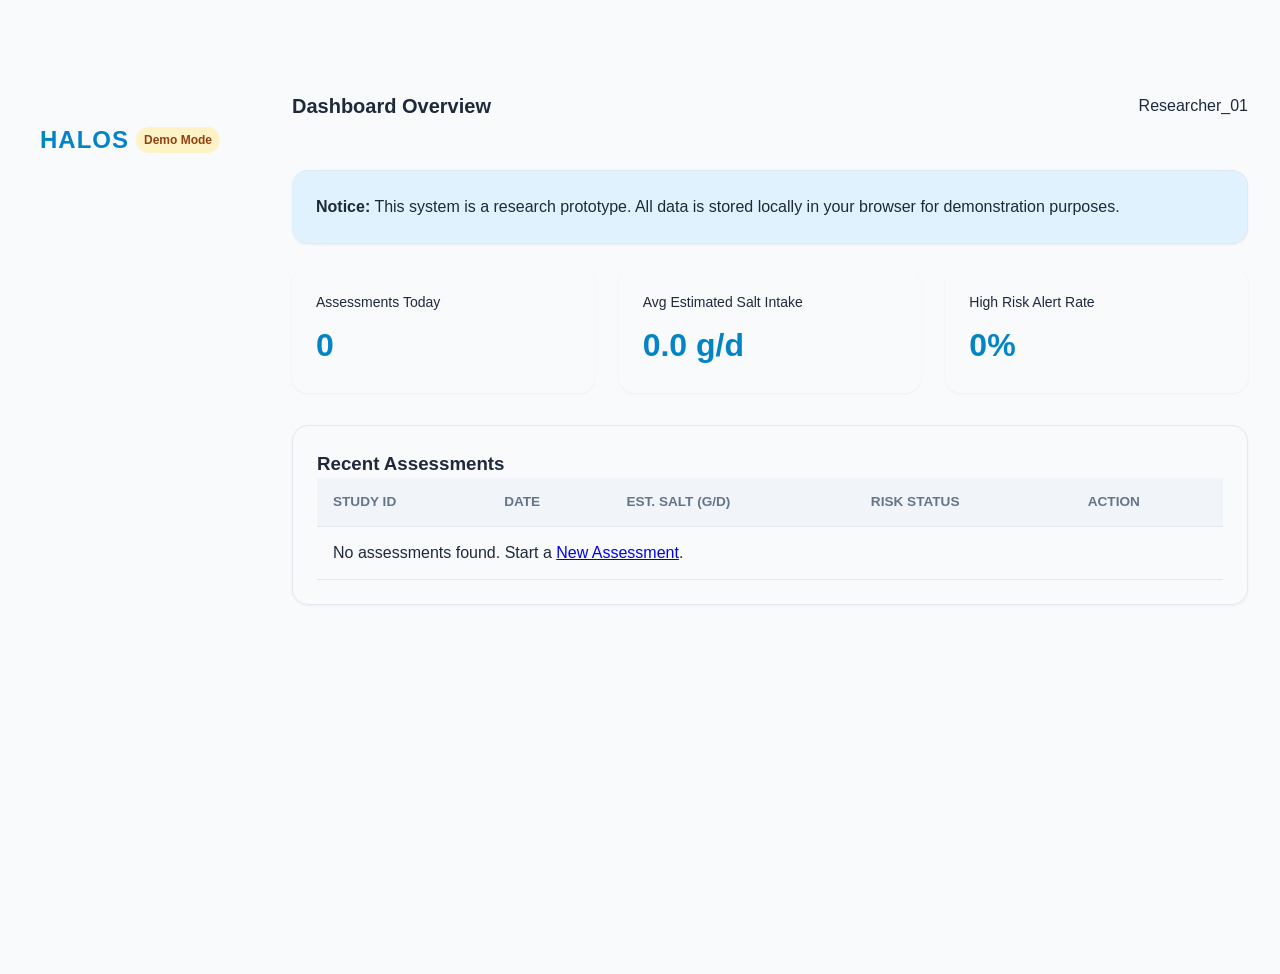
<file: index.html>
<!DOCTYPE html>
<html lang="en">
<head>
    <meta charset="UTF-8">
    <meta name="viewport" content="width=device-width, initial-scale=1.0">
    <title>HALOS - AI Dietary Assessment</title>
    <link rel="stylesheet" href="css/style.css">
    <link rel="stylesheet" href="css/dashboard.css">
    <link rel="stylesheet" href="css/responsive.css">
</head>
<body>
    <div id="loading-screen">
        <div class="loader-spinner"></div>
        <div class="loading-title">HALOS</div>
        <div class="loading-subtitle">AI Dietary Assessment System</div>
        <div class="mt-4 badge badge-demo">RESEARCH PROTOTYPE</div>
    </div>

    <div class="app-container">
        <!-- Sidebar dynamically injected or hardcoded for static -->
        <aside class="sidebar" id="sidebar">
            <div class="sidebar-header">
                <h1>HALOS</h1>
                <span class="badge badge-demo">Demo Mode</span>
            </div>
            <nav class="sidebar-nav">
                <a href="index.html" class="nav-item active">Dashboard</a>
                <a href="assessment.html" class="nav-item">New Assessment</a>
                <a href="patients.html" class="nav-item">Patient Records</a>
                <a href="about.html" class="nav-item">About HALOS</a>
            </nav>
        </aside>

        <main class="main-content">
            <header class="top-header">
                <button class="menu-toggle" id="menuToggle">☰</button>
                <div class="header-title">Dashboard Overview</div>
                <div class="user-profile">Researcher_01</div>
            </header>

            <div class="content-area">
                <div class="alert card mb-4" style="background: #e0f2fe; border-left: 4px solid var(--color-secondary);">
                    <strong>Notice:</strong> This system is a research prototype. All data is stored locally in your browser for demonstration purposes.
                </div>

                <div class="stats-grid">
                    <div class="stat-card">
                        <div class="stat-title">Assessments Today</div>
                        <div class="stat-value" id="dash-today">0</div>
                    </div>
                    <div class="stat-card">
                        <div class="stat-title">Avg Estimated Salt Intake</div>
                        <div class="stat-value" id="dash-avg-salt">0.0 g/d</div>
                    </div>
                    <div class="stat-card">
                        <div class="stat-title">High Risk Alert Rate</div>
                        <div class="stat-value" id="dash-risk">0%</div>
                    </div>
                </div>

                <div class="card">
                    <h3>Recent Assessments</h3>
                    <div class="data-table-wrapper mt-4">
                        <table class="data-table" id="recent-assessments-table">
                            <thead>
                                <tr>
                                    <th>Study ID</th>
                                    <th>Date</th>
                                    <th>Est. Salt (g/d)</th>
                                    <th>Risk Status</th>
                                    <th>Action</th>
                                </tr>
                            </thead>
                            <tbody>
                                <!-- Injected via JS -->
                            </tbody>
                        </table>
                    </div>
                </div>
            </div>
        </main>
    </div>

    <script src="js/storage.js"></script>
    <script src="js/utils.js"></script>
    <script src="js/app.js"></script>
    <script src="js/navigation.js"></script>
    <script>
        document.addEventListener('DOMContentLoaded', () => {
            const records = Storage.getPatients();
            document.getElementById('dash-today').innerText = records.length;
            if(records.length > 0) {
                const avg = records.reduce((sum, r) => sum + r.saltEstimate, 0) / records.length;
                document.getElementById('dash-avg-salt').innerText = avg.toFixed(1) + ' g/d';
                const highRisk = records.filter(r => r.risk === 'High').length;
                document.getElementById('dash-risk').innerText = Math.round((highRisk/records.length)*100) + '%';
            }
            
            const tbody = document.querySelector('#recent-assessments-table tbody');
            tbody.innerHTML = records.slice(0, 5).map(r => `
                <tr>
                    <td>${r.id}</td>
                    <td>${r.date}</td>
                    <td>${r.saltEstimate.toFixed(1)}</td>
                    <td><span class="badge ${r.risk==='High'?'badge-demo':''}">${r.risk}</span></td>
                    <td><a href="results.html?id=${r.id}" class="btn btn-outline" style="padding: 0.25rem 0.5rem; font-size: 0.8rem;">View</a></td>
                </tr>
            `).join('') || '<tr><td colspan="5" class="text-center">No assessments found. Start a <a href="assessment.html">New Assessment</a>.</td></tr>';
        });
    </script>
</body>
</html>
</file>
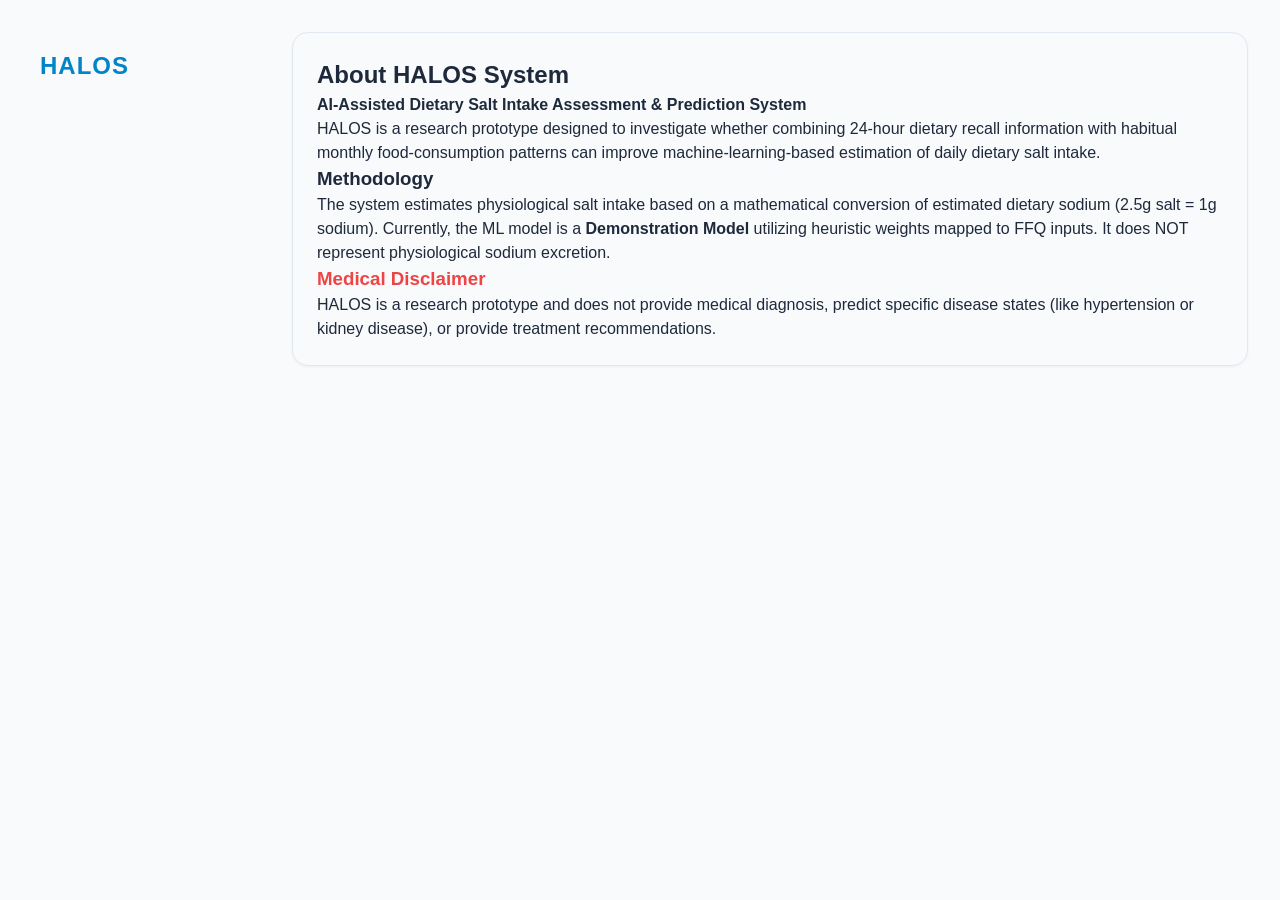
<file: about.html>
<!DOCTYPE html>
<html lang="en">
<head>
    <meta charset="UTF-8">
    <meta name="viewport" content="width=device-width, initial-scale=1.0">
    <title>About - HALOS</title>
    <link rel="stylesheet" href="css/style.css">
    <link rel="stylesheet" href="css/dashboard.css">
</head>
<body>
    <div class="app-container">
        <aside class="sidebar">
            <div class="sidebar-header"><h1>HALOS</h1></div>
            <nav class="sidebar-nav">
                <a href="index.html" class="nav-item">Dashboard</a>
                <a href="about.html" class="nav-item active">About HALOS</a>
            </nav>
        </aside>

        <main class="main-content">
            <div class="content-area">
                <div class="card">
                    <h2>About HALOS System</h2>
                    <p class="mt-4"><strong>AI-Assisted Dietary Salt Intake Assessment & Prediction System</strong></p>
                    <p class="mt-4 text-muted">HALOS is a research prototype designed to investigate whether combining 24-hour dietary recall information with habitual monthly food-consumption patterns can improve machine-learning-based estimation of daily dietary salt intake.</p>
                    
                    <h3 class="mt-4">Methodology</h3>
                    <p class="text-muted">The system estimates physiological salt intake based on a mathematical conversion of estimated dietary sodium (2.5g salt = 1g sodium). Currently, the ML model is a <strong>Demonstration Model</strong> utilizing heuristic weights mapped to FFQ inputs. It does NOT represent physiological sodium excretion.</p>

                    <h3 class="mt-4" style="color: var(--color-danger);">Medical Disclaimer</h3>
                    <p class="text-muted">HALOS is a research prototype and does not provide medical diagnosis, predict specific disease states (like hypertension or kidney disease), or provide treatment recommendations.</p>
                </div>
            </div>
        </main>
    </div>
</body>
</html>
</file>
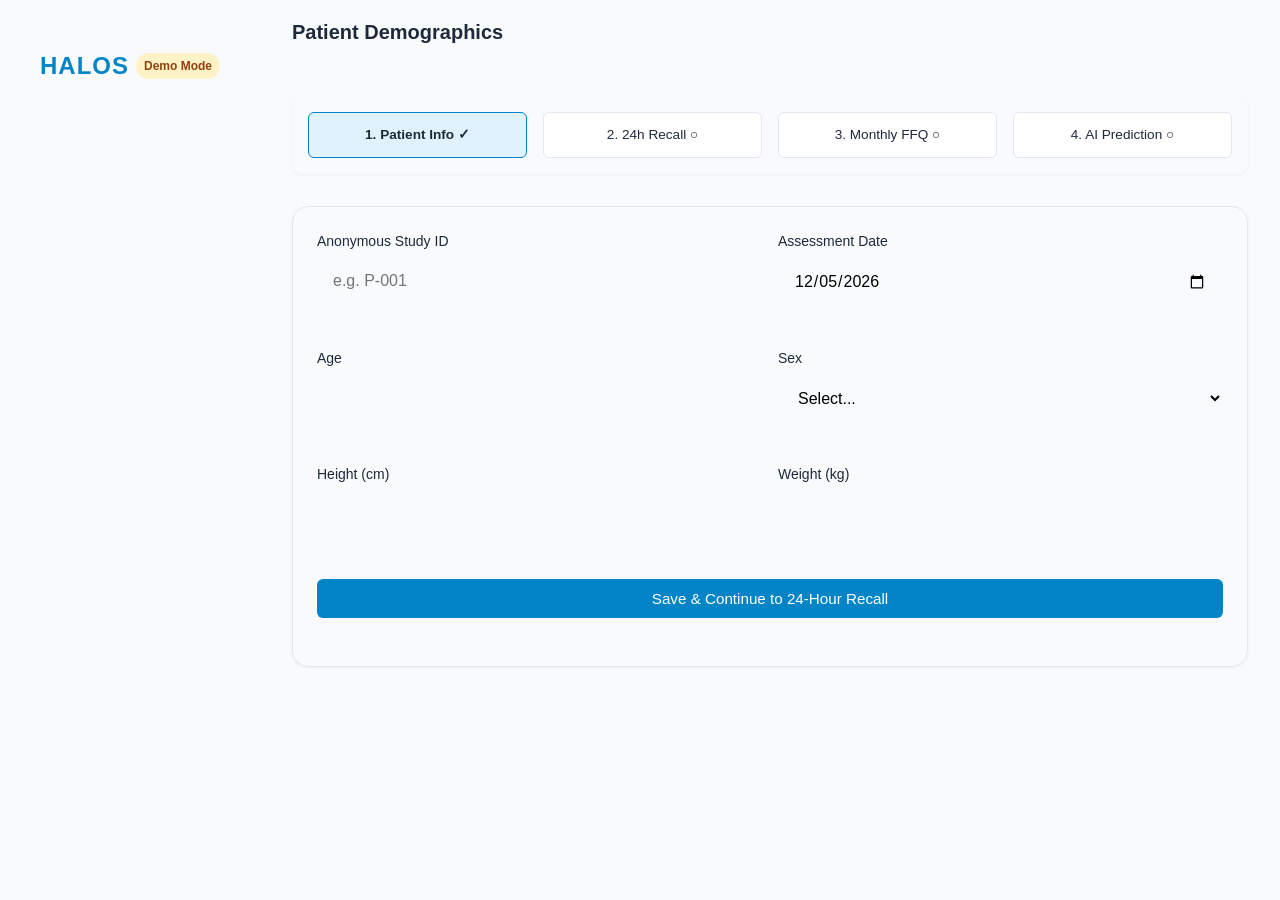
<file: assessment.html>
<!DOCTYPE html>
<html lang="en">
<head>
    <meta charset="UTF-8">
    <meta name="viewport" content="width=device-width, initial-scale=1.0">
    <title>New Assessment - HALOS</title>
    <link rel="stylesheet" href="css/style.css">
    <link rel="stylesheet" href="css/dashboard.css">
    <link rel="stylesheet" href="css/forms.css">
    <link rel="stylesheet" href="css/responsive.css">
</head>
<body>
    <div class="app-container">
        <aside class="sidebar" id="sidebar">
            <div class="sidebar-header">
                <h1>HALOS</h1>
                <span class="badge badge-demo">Demo Mode</span>
            </div>
            <nav class="sidebar-nav">
                <a href="index.html" class="nav-item">Dashboard</a>
                <a href="assessment.html" class="nav-item active">New Assessment</a>
                <a href="patients.html" class="nav-item">Patient Records</a>
                <a href="about.html" class="nav-item">About HALOS</a>
            </nav>
        </aside>

        <main class="main-content">
            <header class="top-header">
                <button class="menu-toggle" id="menuToggle">☰</button>
                <div class="header-title">Patient Demographics</div>
            </header>

            <div class="content-area">
                <div class="progress-container">
                    <div class="progress-step active">1. Patient Info ✓</div>
                    <div class="progress-step">2. 24h Recall ○</div>
                    <div class="progress-step">3. Monthly FFQ ○</div>
                    <div class="progress-step">4. AI Prediction ○</div>
                </div>

                <div class="card">
                    <form id="assessment-form">
                        <div class="form-row">
                            <div class="form-group">
                                <label class="form-label">Anonymous Study ID</label>
                                <input type="text" class="form-control" id="study-id" required placeholder="e.g. P-001">
                            </div>
                            <div class="form-group">
                                <label class="form-label">Assessment Date</label>
                                <input type="date" class="form-control" id="assessment-date" required>
                            </div>
                        </div>

                        <div class="form-row">
                            <div class="form-group">
                                <label class="form-label">Age</label>
                                <input type="number" class="form-control" id="patient-age" min="18" max="120" required>
                            </div>
                            <div class="form-group">
                                <label class="form-label">Sex</label>
                                <select class="form-control" id="patient-sex" required>
                                    <option value="">Select...</option>
                                    <option value="M">Male</option>
                                    <option value="F">Female</option>
                                    <option value="O">Other</option>
                                </select>
                            </div>
                        </div>

                        <div class="form-row">
                            <div class="form-group">
                                <label class="form-label">Height (cm)</label>
                                <input type="number" class="form-control" id="patient-height" step="0.1" required>
                            </div>
                            <div class="form-group">
                                <label class="form-label">Weight (kg)</label>
                                <input type="number" class="form-control" id="patient-weight" step="0.1" required>
                            </div>
                        </div>

                        <div class="form-group mt-4 text-center">
                            <button type="submit" class="btn btn-primary">Save & Continue to 24-Hour Recall</button>
                        </div>
                    </form>
                </div>
            </div>
        </main>
    </div>

    <script src="js/storage.js"></script>
    <script src="js/navigation.js"></script>
    <script>
        document.getElementById('assessment-date').valueAsDate = new Date();
        document.getElementById('assessment-form').addEventListener('submit', (e) => {
            e.preventDefault();
            const patientData = {
                id: document.getElementById('study-id').value,
                date: document.getElementById('assessment-date').value,
                age: document.getElementById('patient-age').value,
                sex: document.getElementById('patient-sex').value,
                height: document.getElementById('patient-height').value,
                weight: document.getElementById('patient-weight').value
            };
            Storage.setCurrentAssessment(patientData);
            window.location.href = 'dietary-recall.html';
        });
    </script>
</body>
</html>
</file>
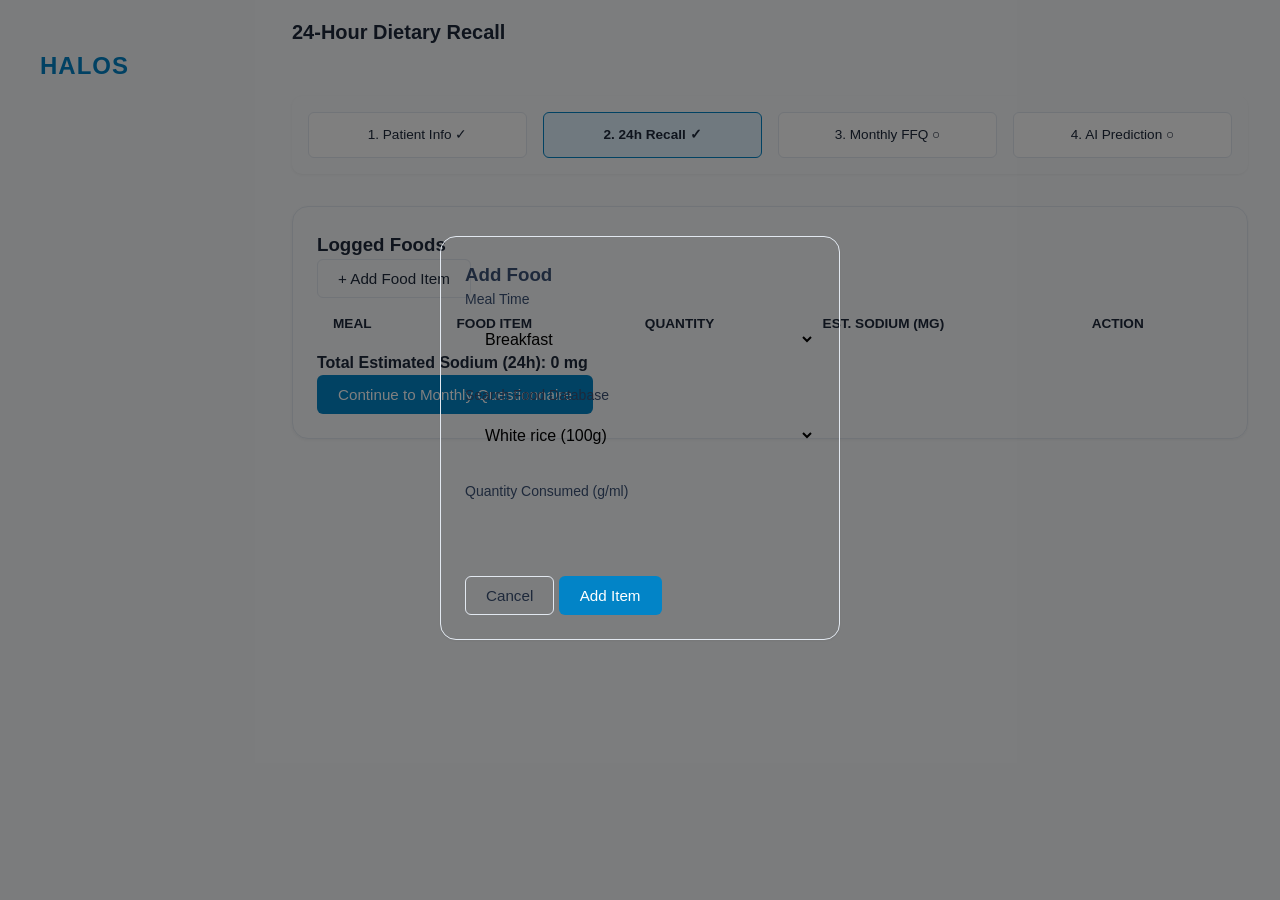
<file: dietary-recall.html>
<!DOCTYPE html>
<html lang="en">
<head>
    <meta charset="UTF-8">
    <meta name="viewport" content="width=device-width, initial-scale=1.0">
    <title>24-Hour Recall - HALOS</title>
    <link rel="stylesheet" href="css/style.css">
    <link rel="stylesheet" href="css/dashboard.css">
    <link rel="stylesheet" href="css/forms.css">
</head>
<body>
    <div class="app-container">
        <aside class="sidebar" id="sidebar">
            <div class="sidebar-header"><h1>HALOS</h1></div>
            <nav class="sidebar-nav">
                <a href="index.html" class="nav-item">Dashboard</a>
                <a href="assessment.html" class="nav-item active">New Assessment</a>
            </nav>
        </aside>

        <main class="main-content">
            <header class="top-header">
                <div class="header-title">24-Hour Dietary Recall</div>
            </header>

            <div class="content-area">
                <div class="progress-container">
                    <div class="progress-step">1. Patient Info ✓</div>
                    <div class="progress-step active">2. 24h Recall ✓</div>
                    <div class="progress-step">3. Monthly FFQ ○</div>
                    <div class="progress-step">4. AI Prediction ○</div>
                </div>

                <div class="card">
                    <div class="flex justify-between align-center mb-4">
                        <h3>Logged Foods</h3>
                        <button class="btn btn-outline" id="add-food-btn">+ Add Food Item</button>
                    </div>
                    
                    <table class="data-table" id="recall-table">
                        <thead>
                            <tr>
                                <th>Meal</th>
                                <th>Food Item</th>
                                <th>Quantity</th>
                                <th>Est. Sodium (mg)</th>
                                <th>Action</th>
                            </tr>
                        </thead>
                        <tbody id="recall-body">
                            <!-- Populated by JS -->
                        </tbody>
                    </table>
                    
                    <div class="mt-4 text-center">
                        <h4>Total Estimated Sodium (24h): <span id="total-sodium-ui">0</span> mg</h4>
                        <button class="btn btn-primary mt-4" id="next-btn">Continue to Monthly Questionnaire</button>
                    </div>
                </div>
            </div>
        </main>
    </div>

    <!-- Add Food Modal -->
    <div id="food-modal" class="hidden" style="position:fixed; inset:0; background:rgba(0,0,0,0.5); z-index:1000; display:flex; justify-content:center; align-items:center;">
        <div class="card" style="width: 400px; max-width: 90%;">
            <h3>Add Food</h3>
            <form id="add-food-form" class="mt-4">
                <div class="form-group">
                    <label class="form-label">Meal Time</label>
                    <select class="form-control" id="meal-time" required>
                        <option value="Breakfast">Breakfast</option>
                        <option value="Lunch">Lunch</option>
                        <option value="Dinner">Dinner</option>
                        <option value="Snack">Snack</option>
                    </select>
                </div>
                <div class="form-group">
                    <label class="form-label">Search Food Database</label>
                    <select class="form-control" id="food-select" required></select>
                </div>
                <div class="form-group">
                    <label class="form-label">Quantity Consumed (g/ml)</label>
                    <input type="number" class="form-control" id="food-qty" required min="1">
                </div>
                <div class="flex justify-between mt-4">
                    <button type="button" class="btn btn-outline" id="close-modal-btn">Cancel</button>
                    <button type="submit" class="btn btn-primary">Add Item</button>
                </div>
            </form>
        </div>
    </div>

    <script src="js/storage.js"></script>
    <script src="js/nutrition.js"></script>
    <script src="js/dietaryRecall.js"></script>
</body>
</html>
</file>
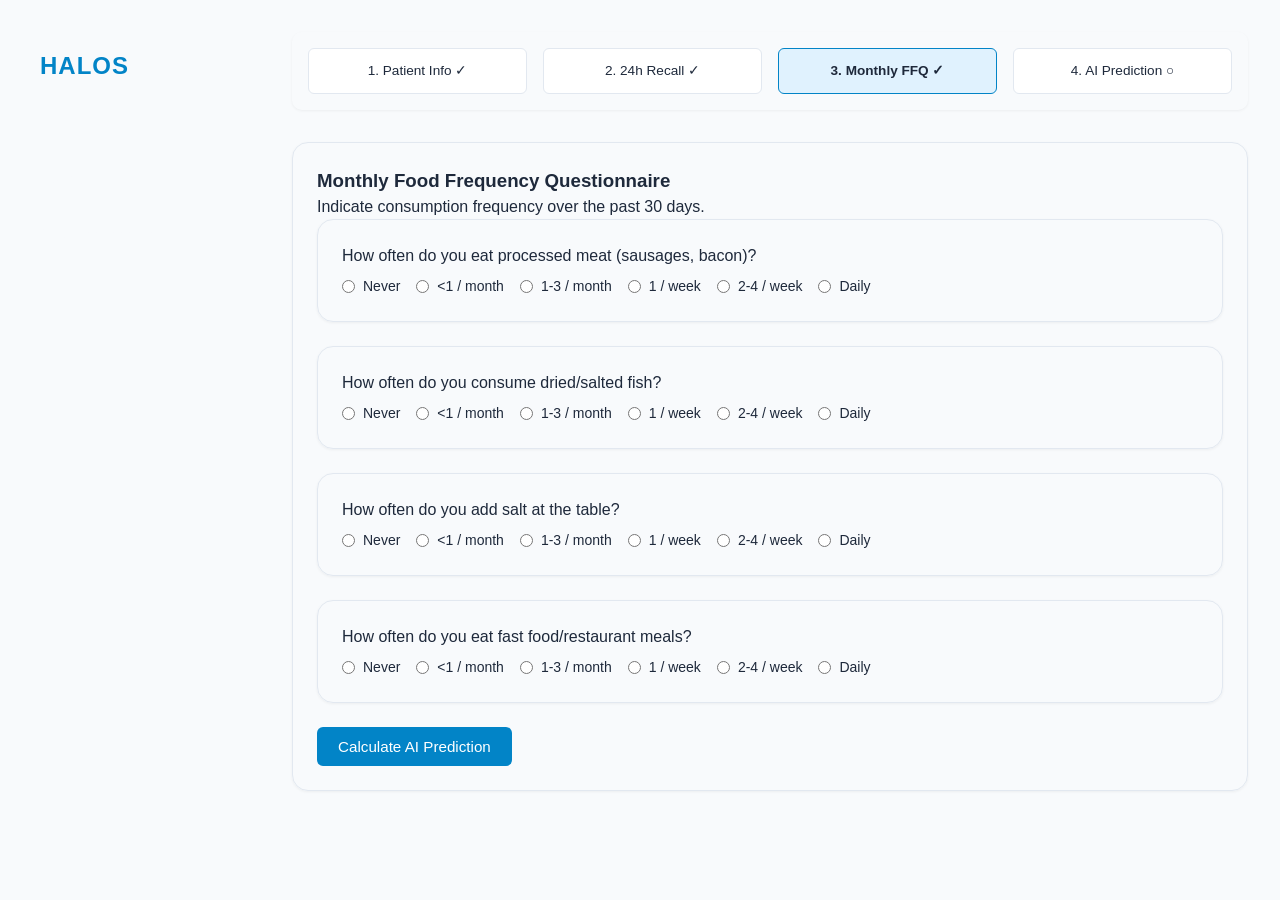
<file: monthly-questionnaire.html>
<!DOCTYPE html>
<html lang="en">
<head>
    <meta charset="UTF-8">
    <meta name="viewport" content="width=device-width, initial-scale=1.0">
    <title>Monthly Questionnaire - HALOS</title>
    <link rel="stylesheet" href="css/style.css">
    <link rel="stylesheet" href="css/dashboard.css">
    <link rel="stylesheet" href="css/forms.css">
</head>
<body>
    <div class="app-container">
        <aside class="sidebar">
            <div class="sidebar-header"><h1>HALOS</h1></div>
            <nav class="sidebar-nav">
                <a href="index.html" class="nav-item">Dashboard</a>
                <a href="assessment.html" class="nav-item active">New Assessment</a>
            </nav>
        </aside>

        <main class="main-content">
            <div class="content-area">
                <div class="progress-container">
                    <div class="progress-step">1. Patient Info ✓</div>
                    <div class="progress-step">2. 24h Recall ✓</div>
                    <div class="progress-step active">3. Monthly FFQ ✓</div>
                    <div class="progress-step">4. AI Prediction ○</div>
                </div>

                <div class="card">
                    <h3>Monthly Food Frequency Questionnaire</h3>
                    <p class="text-muted mb-4">Indicate consumption frequency over the past 30 days.</p>
                    
                    <form id="ffq-form">
                        <div id="ffq-questions-container"></div>
                        
                        <div class="text-center mt-4">
                            <button type="submit" class="btn btn-primary">Calculate AI Prediction</button>
                        </div>
                    </form>
                </div>
            </div>
        </main>
    </div>

    <script src="js/storage.js"></script>
    <script src="js/monthlyQuestionnaire.js"></script>
</body>
</html>
</file>
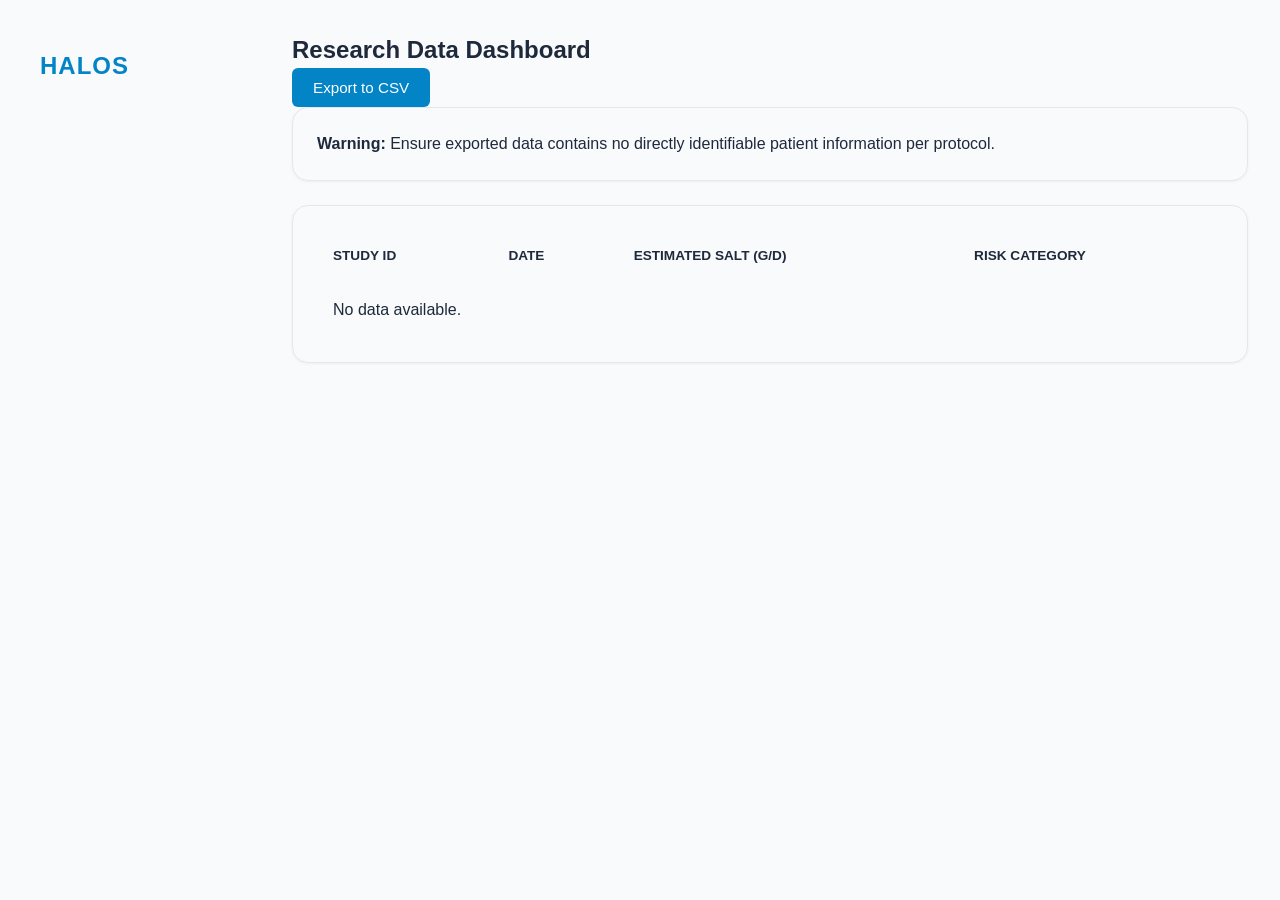
<file: patients.html>
<!DOCTYPE html>
<html lang="en">
<head>
    <meta charset="UTF-8">
    <meta name="viewport" content="width=device-width, initial-scale=1.0">
    <title>Research Data - HALOS</title>
    <link rel="stylesheet" href="css/style.css">
    <link rel="stylesheet" href="css/dashboard.css">
    <link rel="stylesheet" href="css/forms.css">
</head>
<body>
    <div class="app-container">
        <aside class="sidebar">
            <div class="sidebar-header"><h1>HALOS</h1></div>
            <nav class="sidebar-nav">
                <a href="index.html" class="nav-item">Dashboard</a>
                <a href="patients.html" class="nav-item active">Patient Records</a>
            </nav>
        </aside>

        <main class="main-content">
            <div class="content-area">
                <div class="flex justify-between align-center mb-4">
                    <h2>Research Data Dashboard</h2>
                    <button class="btn btn-primary" onclick="exportCSV()">Export to CSV</button>
                </div>
                <div class="alert card mb-4">
                    <strong>Warning:</strong> Ensure exported data contains no directly identifiable patient information per protocol.
                </div>

                <div class="card">
                    <table class="data-table" id="patients-table">
                        <thead>
                            <tr>
                                <th>Study ID</th>
                                <th>Date</th>
                                <th>Estimated Salt (g/d)</th>
                                <th>Risk Category</th>
                            </tr>
                        </thead>
                        <tbody></tbody>
                    </table>
                </div>
            </div>
        </main>
    </div>

    <script src="js/storage.js"></script>
    <script src="js/utils.js"></script>
    <script>
        document.addEventListener('DOMContentLoaded', () => {
            const records = Storage.getPatients();
            const tbody = document.querySelector('#patients-table tbody');
            tbody.innerHTML = records.map(r => `
                <tr>
                    <td>${r.id}</td>
                    <td>${r.date}</td>
                    <td>${r.saltEstimate}</td>
                    <td>${r.risk}</td>
                </tr>
            `).join('') || '<tr><td colspan="4">No data available.</td></tr>';
        });

        function exportCSV() {
            Utils.downloadCSV(Storage.getPatients(), 'halos_research_data.csv');
        }
    </script>
</body>
</html>
</file>
<file: css/style.css>
/* ==========================================================================
   HALOS Research Dashboard - Core Stylesheet
   ========================================================================== */

/* 1. Global Variables & Modern Palette */
:root {
  --font-main: 'Inter', -apple-system, BlinkMacSystemFont, "Segoe UI", Roboto, sans-serif;
  
  /* Primary Colors */
  --color-primary: #0284c7;
  --color-primary-hover: #0369a1;
  --color-primary-light: #e0f2fe;
  
  /* Neutral Colors */
  --bg-app: #f8fafc;
  --bg-surface: #ffffff;
  --bg-sidebar: #0f172a;
  
  --text-main: #1e293b;
  --text-muted: #64748b;
  --text-light: #f8fafc;
  
  /* Status Colors */
  --color-success: #10b981;
  --color-warning: #f59e0b;
  --color-danger: #ef4444;
  
  /* Layout Spacing & Borders */
  --border-color: #e2e8f0;
  --radius-sm: 6px;
  --radius-md: 10px;
  --radius-lg: 16px;
  --shadow-sm: 0 1px 3px rgba(0, 0, 0, 0.05);
  --shadow-md: 0 4px 6px -1px rgba(0, 0, 0, 0.1), 0 2px 4px -1px rgba(0, 0, 0, 0.06);
}

/* 2. Base Reset */
* {
  box-sizing: border-box;
  margin: 0;
  padding: 0;
}

body {
  font-family: var(--font-main);
  background-color: var(--bg-app);
  color: var(--text-main);
  line-height: 1.5;
  -webkit-font-smoothing: antialiased;
}

/* 3. Layout Grid */
.app-container {
  display: flex;
  min-height: 100vh;
}

/* Sidebar Styling */
.sidebar {
  width: 260px;
  background-color: var(--bg-sidebar);
  color: var(--text-light);
  display: flex;
  flex-direction: column;
  padding: 1.5rem 1rem;
  flex-shrink: 0;
}

.sidebar-header {
  display: flex;
  align-items: center;
  justify-content: space-between;
  margin-bottom: 2rem;
  padding: 0 0.5rem;
}

.sidebar-header h1 {
  font-size: 1.5rem;
  font-weight: 700;
  letter-spacing: 1px;
  color: #38bdf8;
}

.sidebar-nav {
  display: flex;
  flex-direction: column;
  gap: 0.5rem;
}

.nav-item {
  color: #94a3b8;
  text-decoration: none;
  padding: 0.75rem 1rem;
  border-radius: var(--radius-sm);
  font-weight: 500;
  transition: all 0.2s ease;
}

.nav-item:hover {
  background-color: rgba(255, 255, 255, 0.05);
  color: var(--text-light);
}

.nav-item.active {
  background-color: var(--color-primary);
  color: #ffffff;
}

/* Main Content Area */
.main-content {
  flex-grow: 1;
  display: flex;
  flex-direction: column;
  overflow-x: hidden;
}

.top-header {
  background-color: var(--bg-surface);
  border-bottom: 1px solid var(--border-color);
  padding: 1rem 2rem;
  display: flex;
  align-items: center;
  justify-content: space-between;
}

.header-title {
  font-size: 1.25rem;
  font-weight: 600;
}

.content-area {
  padding: 2rem;
  max-width: 1200px;
  width: 100%;
  margin: 0 auto;
}

/* 4. Cards & Containers */
.card {
  background-color: var(--bg-surface);
  border: 1px solid var(--border-color);
  border-radius: var(--radius-md);
  padding: 1.5rem;
  box-shadow: var(--shadow-sm);
  margin-bottom: 1.5rem;
}

/* 5. Modern Forms Styling */
.form-row {
  display: flex;
  gap: 1.5rem;
  margin-bottom: 1.25rem;
}

.form-group {
  flex: 1;
  display: flex;
  flex-direction: column;
}

.form-label {
  font-size: 0.875rem;
  font-weight: 600;
  color: var(--text-main);
  margin-bottom: 0.5rem;
}

.form-control {
  width: 100%;
  padding: 0.625rem 0.875rem;
  font-family: var(--font-main);
  font-size: 0.95rem;
  border: 1px solid var(--border-color);
  border-radius: var(--radius-sm);
  outline: none;
  transition: border-color 0.2s ease, box-shadow 0.2s ease;
}

.form-control:focus {
  border-color: var(--color-primary);
  box-shadow: 0 0 0 3px rgba(2, 132, 199, 0.15);
}

/* 6. Buttons */
.btn {
  display: inline-flex;
  align-items: center;
  justify-content: center;
  padding: 0.625rem 1.25rem;
  font-size: 0.95rem;
  font-weight: 500;
  border-radius: var(--radius-sm);
  cursor: pointer;
  border: 1px solid transparent;
  transition: all 0.2s ease;
  text-decoration: none;
}

.btn-primary {
  background-color: var(--color-primary);
  color: white;
}

.btn-primary:hover {
  background-color: var(--color-primary-hover);
}

.btn-outline {
  background-color: transparent;
  border-color: var(--border-color);
  color: var(--text-main);
}

.btn-outline:hover {
  background-color: var(--bg-app);
}

/* 7. Tables & Badges */
.data-table {
  width: 100%;
  border-collapse: collapse;
  text-align: left;
}

.data-table th, .data-table td {
  padding: 0.875rem 1rem;
  border-bottom: 1px solid var(--border-color);
}

.data-table th {
  background-color: #f1f5f9;
  font-weight: 600;
  font-size: 0.85rem;
  color: var(--text-muted);
  text-transform: uppercase;
}

.badge {
  padding: 0.25rem 0.5rem;
  font-size: 0.75rem;
  font-weight: 600;
  border-radius: 9999px;
  background-color: #e2e8f0;
}

.badge-demo {
  background-color: #fef3c7;
  color: #92400e;
}

/* 8. Progress Steps */
.progress-container {
  display: flex;
  justify-content: space-between;
  margin-bottom: 2rem;
  gap: 1rem;
}

.progress-step {
  flex: 1;
  text-align: center;
  padding: 0.75rem;
  background-color: var(--bg-surface);
  border: 1px solid var(--border-color);
  border-radius: var(--radius-sm);
  font-size: 0.875rem;
  font-weight: 500;
  color: var(--text-muted);
}

.progress-step.active {
  border-color: var(--color-primary);
  color: var(--color-primary);
  font-weight: 600;
  background-color: var(--color-primary-light);
}
</file>
<file: css/dashboard.css>
.app-container {
  display: flex;
  min-height: 100vh;
}

/* Sidebar */
.sidebar {
  width: 260px;
  background-color: var(--color-surface);
  border-right: 1px solid var(--color-border);
  display: flex;
  flex-direction: column;
  transition: transform var(--transition-speed);
}

.sidebar-header {
  padding: 1.5rem;
  border-bottom: 1px solid var(--color-border);
  text-align: center;
}

.sidebar-header h1 {
  color: var(--color-primary);
  font-size: 1.5rem;
  letter-spacing: 1px;
}

.sidebar-nav {
  padding: 1rem 0;
  flex: 1;
}

.nav-item {
  display: flex;
  align-items: center;
  padding: 0.75rem 1.5rem;
  color: var(--color-text-muted);
  text-decoration: none;
  font-weight: 500;
  transition: all var(--transition-speed);
}

.nav-item:hover, .nav-item.active {
  background-color: var(--color-bg);
  color: var(--color-secondary);
  border-right: 4px solid var(--color-secondary);
}

/* Main Content */
.main-content {
  flex: 1;
  display: flex;
  flex-direction: column;
  background-color: var(--color-bg);
}

.top-header {
  height: 64px;
  background-color: var(--color-surface);
  border-bottom: 1px solid var(--color-border);
  display: flex;
  align-items: center;
  justify-content: space-between;
  padding: 0 2rem;
}

.content-area {
  padding: 2rem;
  flex: 1;
  overflow-y: auto;
}

/* Cards Grid */
.stats-grid {
  display: grid;
  grid-template-columns: repeat(auto-fit, minmax(240px, 1fr));
  gap: 1.5rem;
  margin-bottom: 2rem;
}

.stat-card {
  background-color: var(--color-surface);
  padding: 1.5rem;
  border-radius: var(--radius-lg);
  box-shadow: var(--shadow-sm);
}

.stat-title {
  font-size: 0.875rem;
  color: var(--color-text-muted);
  margin-bottom: 0.5rem;
}

.stat-value {
  font-size: 2rem;
  font-weight: 700;
  color: var(--color-primary);
}

.card {
  background-color: var(--color-surface);
  border-radius: var(--radius-lg);
  padding: 1.5rem;
  box-shadow: var(--shadow-sm);
  margin-bottom: 1.5rem;
}

/* Progress Indicator */
.progress-container {
  display: flex;
  justify-content: space-between;
  margin-bottom: 2rem;
  background: var(--color-surface);
  padding: 1rem;
  border-radius: var(--radius-md);
  box-shadow: var(--shadow-sm);
}
.progress-step {
  font-size: 0.85rem;
  color: var(--color-text-muted);
  text-align: center;
}
.progress-step.active { color: var(--color-secondary); font-weight: bold; }
</file>
<file: css/responsive.css>
@media (max-width: 1024px) {
  .sidebar { width: 220px; }
}

@media (max-width: 768px) {
  .app-container { flex-direction: column; }
  
  .sidebar {
    position: fixed;
    left: -100%;
    top: 0;
    bottom: 0;
    z-index: 1000;
    width: 260px;
    box-shadow: var(--shadow-lg);
  }

  .sidebar.open { left: 0; }
  
  .menu-toggle { display: block !important; cursor: pointer; }
  
  .content-area { padding: 1rem; }
  
  .stats-grid { grid-template-columns: 1fr; }
  
  .data-table-wrapper { overflow-x: auto; }
}

.menu-toggle { display: none; font-size: 1.5rem; background: none; border: none; }
</file>
<file: css/forms.css>
.form-group {
  margin-bottom: 1.5rem;
}

.form-label {
  display: block;
  font-size: 0.875rem;
  font-weight: 500;
  margin-bottom: 0.5rem;
  color: var(--color-text-main);
}

.form-control {
  width: 100%;
  padding: 0.75rem 1rem;
  border: 1px solid var(--color-border);
  border-radius: var(--radius-md);
  font-size: 1rem;
  transition: border-color var(--transition-speed);
  background-color: var(--color-bg);
}

.form-control:focus {
  outline: none;
  border-color: var(--color-secondary);
  box-shadow: 0 0 0 3px rgba(44, 95, 149, 0.1);
}

.form-row {
  display: grid;
  grid-template-columns: repeat(auto-fit, minmax(200px, 1fr));
  gap: 1rem;
}

/* Table styles */
.data-table {
  width: 100%;
  border-collapse: collapse;
}

.data-table th, .data-table td {
  padding: 1rem;
  text-align: left;
  border-bottom: 1px solid var(--color-border);
}

.data-table th {
  background-color: var(--color-bg);
  font-weight: 600;
  color: var(--color-text-muted);
}

/* Radio Groups for FFQ */
.radio-group {
  display: flex;
  gap: 1rem;
  flex-wrap: wrap;
}

.radio-label {
  display: flex;
  align-items: center;
  gap: 0.5rem;
  font-size: 0.875rem;
  cursor: pointer;
}
</file>
